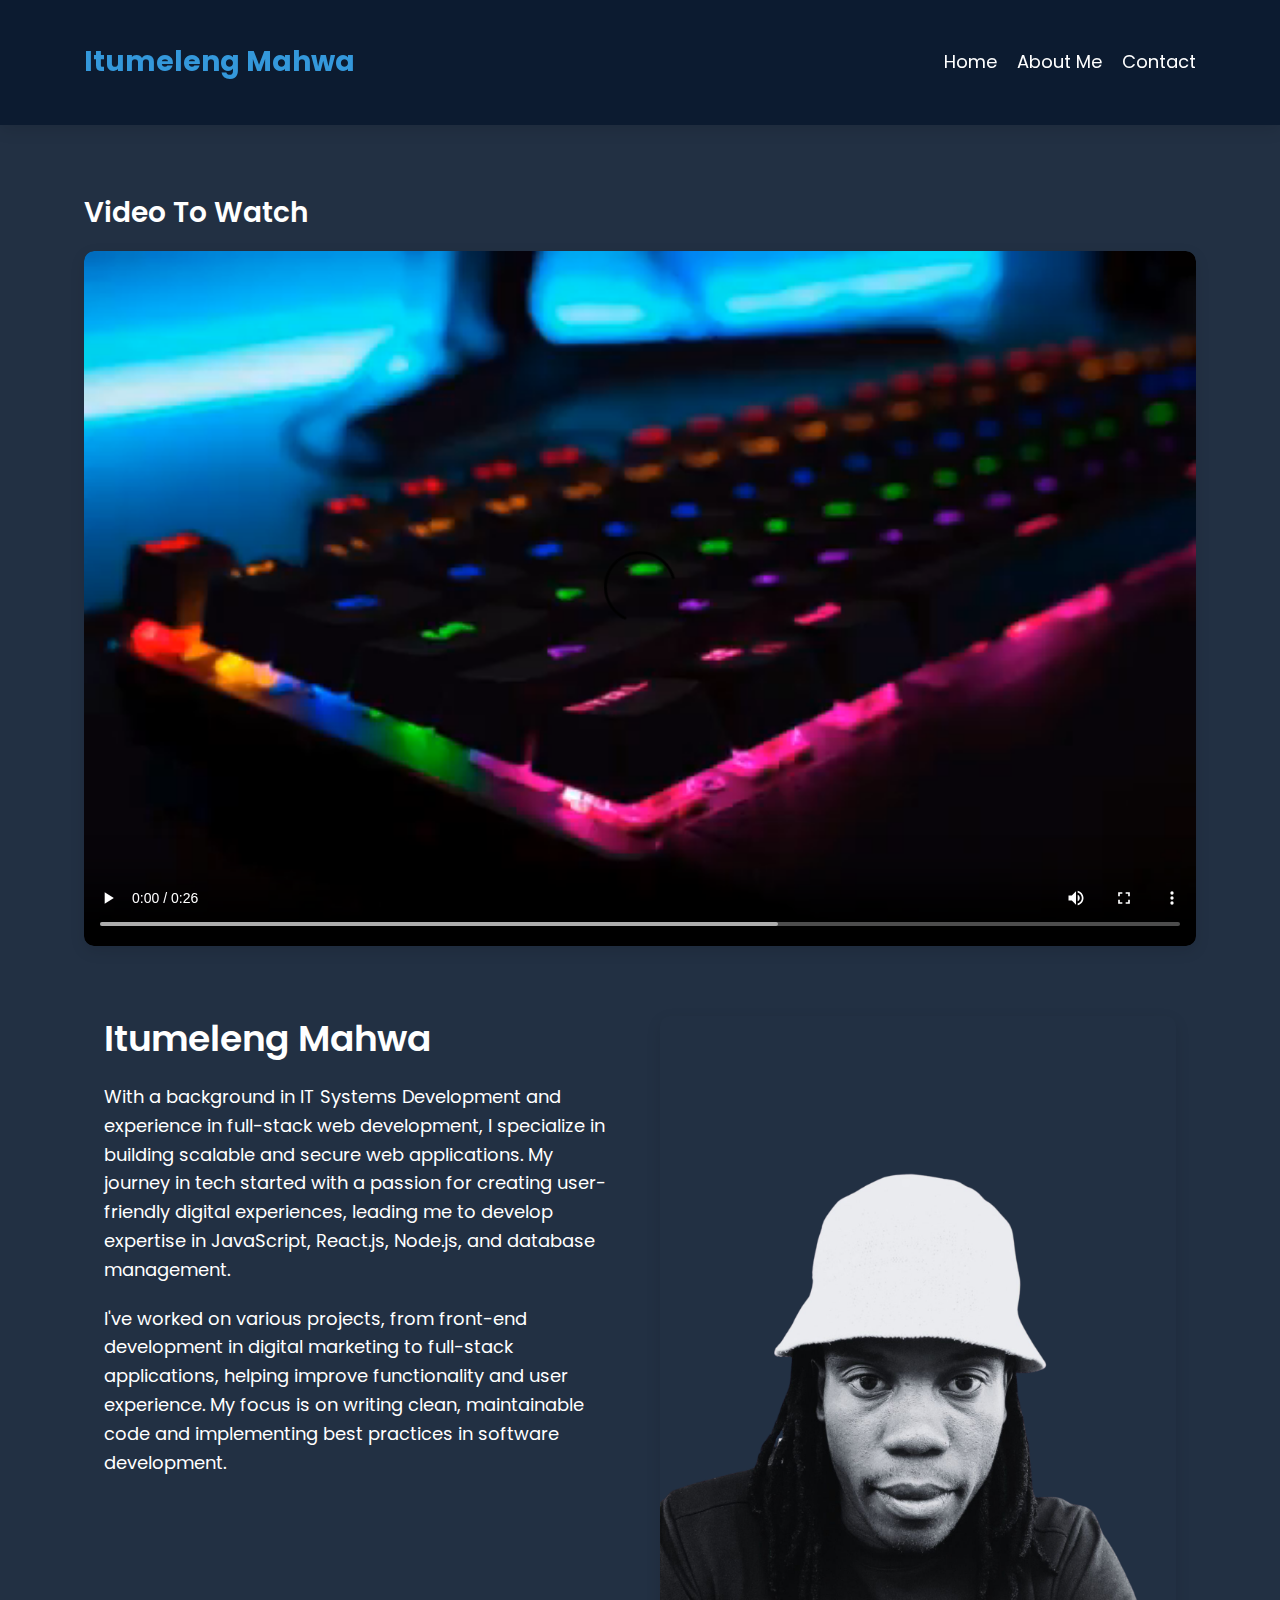
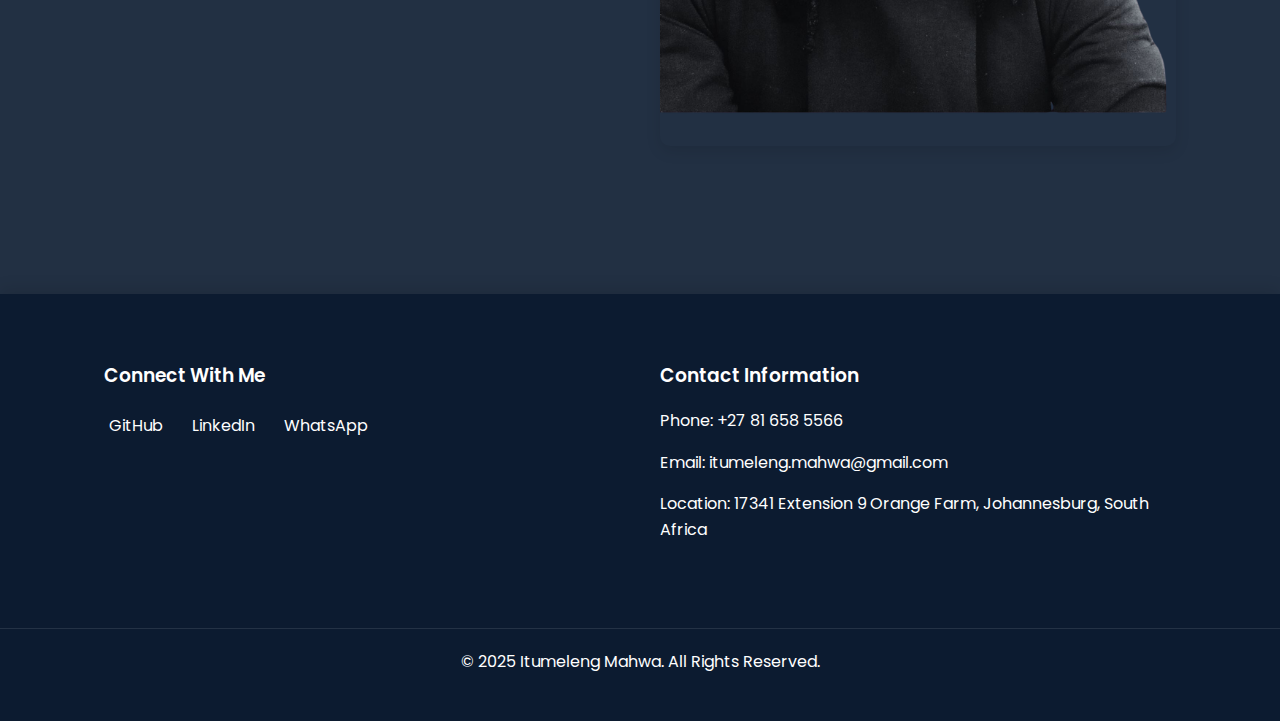
<file: index.html>
<!DOCTYPE html>
<html lang="en">
<head>
    <meta charset="UTF-8">
    <meta name="viewport" content="width=device-width, initial-scale=1.0">
    <title>Itumeleng Mahwa - Portfolio</title>
    <link rel="stylesheet" href="style.css">
    <link href="https://fonts.googleapis.com/css2?family=Poppins:wght@300;400;500;600;700&display=swap" rel="stylesheet">
</head>
<body>
    <header>
        <div class="container nav-container">
            <div class="logo"><span>Itumeleng Mahwa</span></div>
            <div class="hamburger">
                <span></span>
                <span></span>
                <span></span>
            </div>
            <nav>
                <ul>
                    <li><a href="index.html">Home</a></li>
                    <li><a href="about.html">About Me</a></li>
                    <li><a href="contact.html">Contact</a></li>
                </ul>
            </nav>
        </div>
    </header>

    <div class="container">
           <section class="video-section">
            <h2>Video To Watch</h2>
            <div class="video-container">
                <video width="100%" controls>
                    <source src="video/itu.mp4" type="video/mp4">
                </video>
            </div>
        </section>
        <section class="main-content">
            <div class="intro">
                <h1>Itumeleng Mahwa</h1>
                <p>With a background in IT Systems Development and experience in full-stack web development, I specialize in building scalable and secure web applications. My journey in tech started with a passion for creating user-friendly digital experiences, leading me to develop expertise in JavaScript, React.js, Node.js, and database management.</p>
                <p>I've worked on various projects, from front-end development in digital marketing to full-stack applications, helping improve functionality and user experience. My focus is on writing clean, maintainable code and implementing best practices in software development.</p>
            </div>
            <div class="profile-image">
                <img src="images/itu.png" alt="Itumeleng Mahwa">
            </div>
        </section>

     
    </div>

    <footer>
        <div class="container footer-content">
            <div class="social-links">
                <h3>Connect With Me</h3>
                <a href="https://github.com/Itumeleng1962" target="_blank">GitHub</a>
                <a href="https://www.linkedin.com/in/itumelengmahwa1/" target="_blank">LinkedIn</a>
                <a href="https://wa.me/27816585566" target="_blank">WhatsApp</a>
            </div>
            <div class="contact-info">
                <h3>Contact Information</h3>
                <p>Phone: +27 81 658 5566</p>
                <p>Email: itumeleng.mahwa@gmail.com</p>
                <p>Location: 17341 Extension 9 Orange Farm, Johannesburg, South Africa</p>
            </div>
        </div>
        <div class="copyright">
            <p>&copy; 2025 Itumeleng Mahwa. All Rights Reserved.</p>
        </div>
    </footer>

    <script src="script.js"></script>
</body>
</html>
</file>
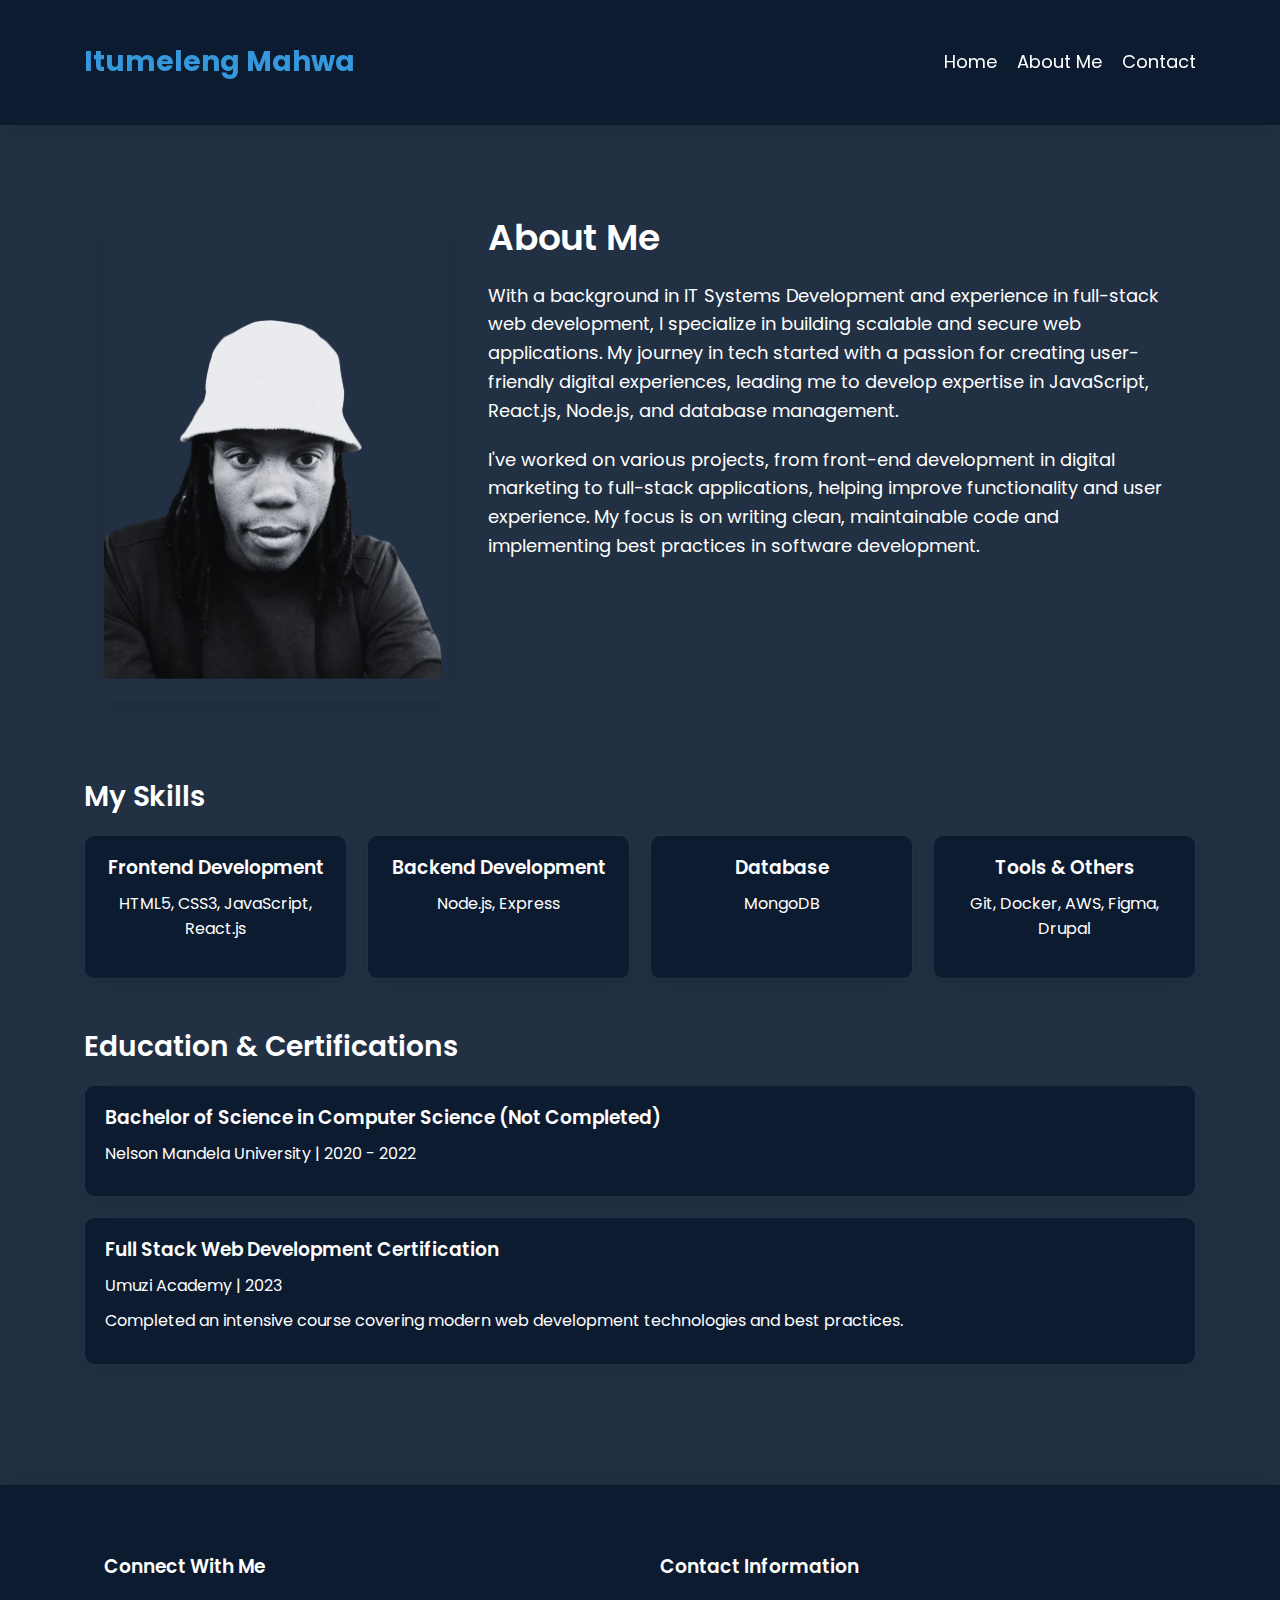
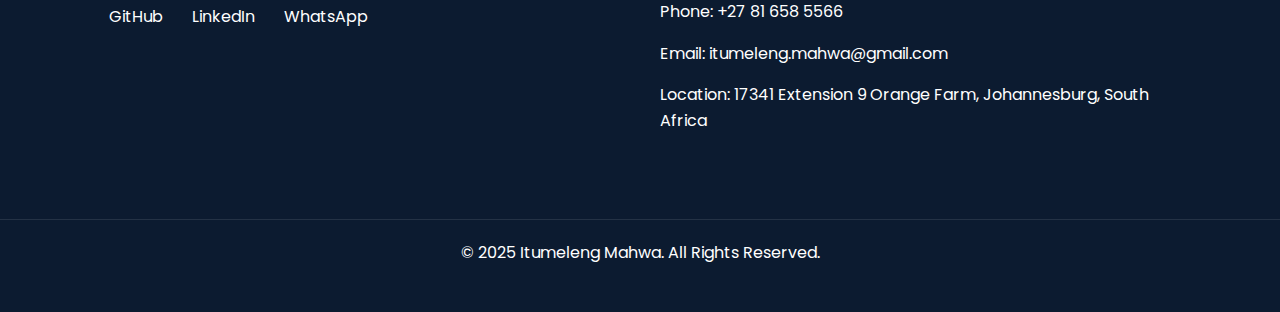
<file: about.html>
<!DOCTYPE html>
<html lang="en">
<head>
    <meta charset="UTF-8">
    <meta name="viewport" content="width=device-width, initial-scale=1.0">
    <title>About Me - Itumeleng Mahwa</title>
    <link rel="stylesheet" href="style.css">
    <link href="https://fonts.googleapis.com/css2?family=Poppins:wght@300;400;500;600;700&display=swap" rel="stylesheet">
</head>
<body>
    <header>
        <div class="container nav-container">
            <div class="logo"><span>Itumeleng Mahwa</span></div>
            <div class="hamburger">
                <span></span>
                <span></span>
                <span></span>
            </div>
            <nav>
                <ul>
                    <li><a href="index.html">Home</a></li>
                    <li><a href="about.html">About Me</a></li>
                    <li><a href="contact.html">Contact</a></li>
                </ul>
            </nav>
        </div>
    </header>

    <div class="container">
        <section class="about-section">
            <div class="about-image">
                <img src="images/itu.png" alt="Itumeleng Mahwa">
            </div>
            <div class="about-content">
                <h1>About Me</h1>
                <p>With a background in IT Systems Development and experience in full-stack web development, I specialize in building scalable and secure web applications. My journey in tech started with a passion for creating user-friendly digital experiences, leading me to develop expertise in JavaScript, React.js, Node.js, and database management.</p>
                <p>I've worked on various projects, from front-end development in digital marketing to full-stack applications, helping improve functionality and user experience. My focus is on writing clean, maintainable code and implementing best practices in software development.</p>
            </div>
        </section>

        <section class="skills-section">
            <h2>My Skills</h2>
            <div class="skills-container">
                <div class="skill">
                    <h3>Frontend Development</h3>
                    <p>HTML5, CSS3, JavaScript, React.js</p>
                </div>
                <div class="skill">
                    <h3>Backend Development</h3>
                    <p>Node.js, Express</p>
                </div>
                <div class="skill">
                    <h3>Database</h3>
                    <p>MongoDB</p>
                </div>
                <div class="skill">
                    <h3>Tools & Others</h3>
                    <p>Git, Docker, AWS, Figma, Drupal</p>
                </div>
            </div>
        </section>

        <section class="education-section">
            <h2>Education & Certifications</h2>
            <div class="education-item">
                <h3>Bachelor of Science in Computer Science (Not Completed)</h3>
                <p>Nelson Mandela University | 2020 - 2022</p>
            </div>
            <div class="education-item">
                <h3>Full Stack Web Development Certification</h3>
                <p>Umuzi Academy | 2023</p>
                <p>Completed an intensive course covering modern web development technologies and best practices.</p>
            </div>
        </section>
    </div>

    <footer>
        <div class="container footer-content">
            <div class="social-links">
                <h3>Connect With Me</h3>
                <a href="https://github.com/Itumeleng1962" target="_blank">GitHub</a>
                <a href="https://www.linkedin.com/in/itumelengmahwa1/" target="_blank">LinkedIn</a>
                <a href="https://wa.me/27816585566" target="_blank">WhatsApp</a>
            </div>
            <div class="contact-info">
                <h3>Contact Information</h3>
                <p>Phone: +27 81 658 5566</p>
                <p>Email: itumeleng.mahwa@gmail.com</p>
                <p>Location: 17341 Extension 9 Orange Farm, Johannesburg, South Africa</p>
            </div>
        </div>
        <div class="copyright">
            <p>&copy; 2025 Itumeleng Mahwa. All Rights Reserved.</p>
        </div>
    </footer>

    <script src="script.js"></script>
</body>
</html>
</file>
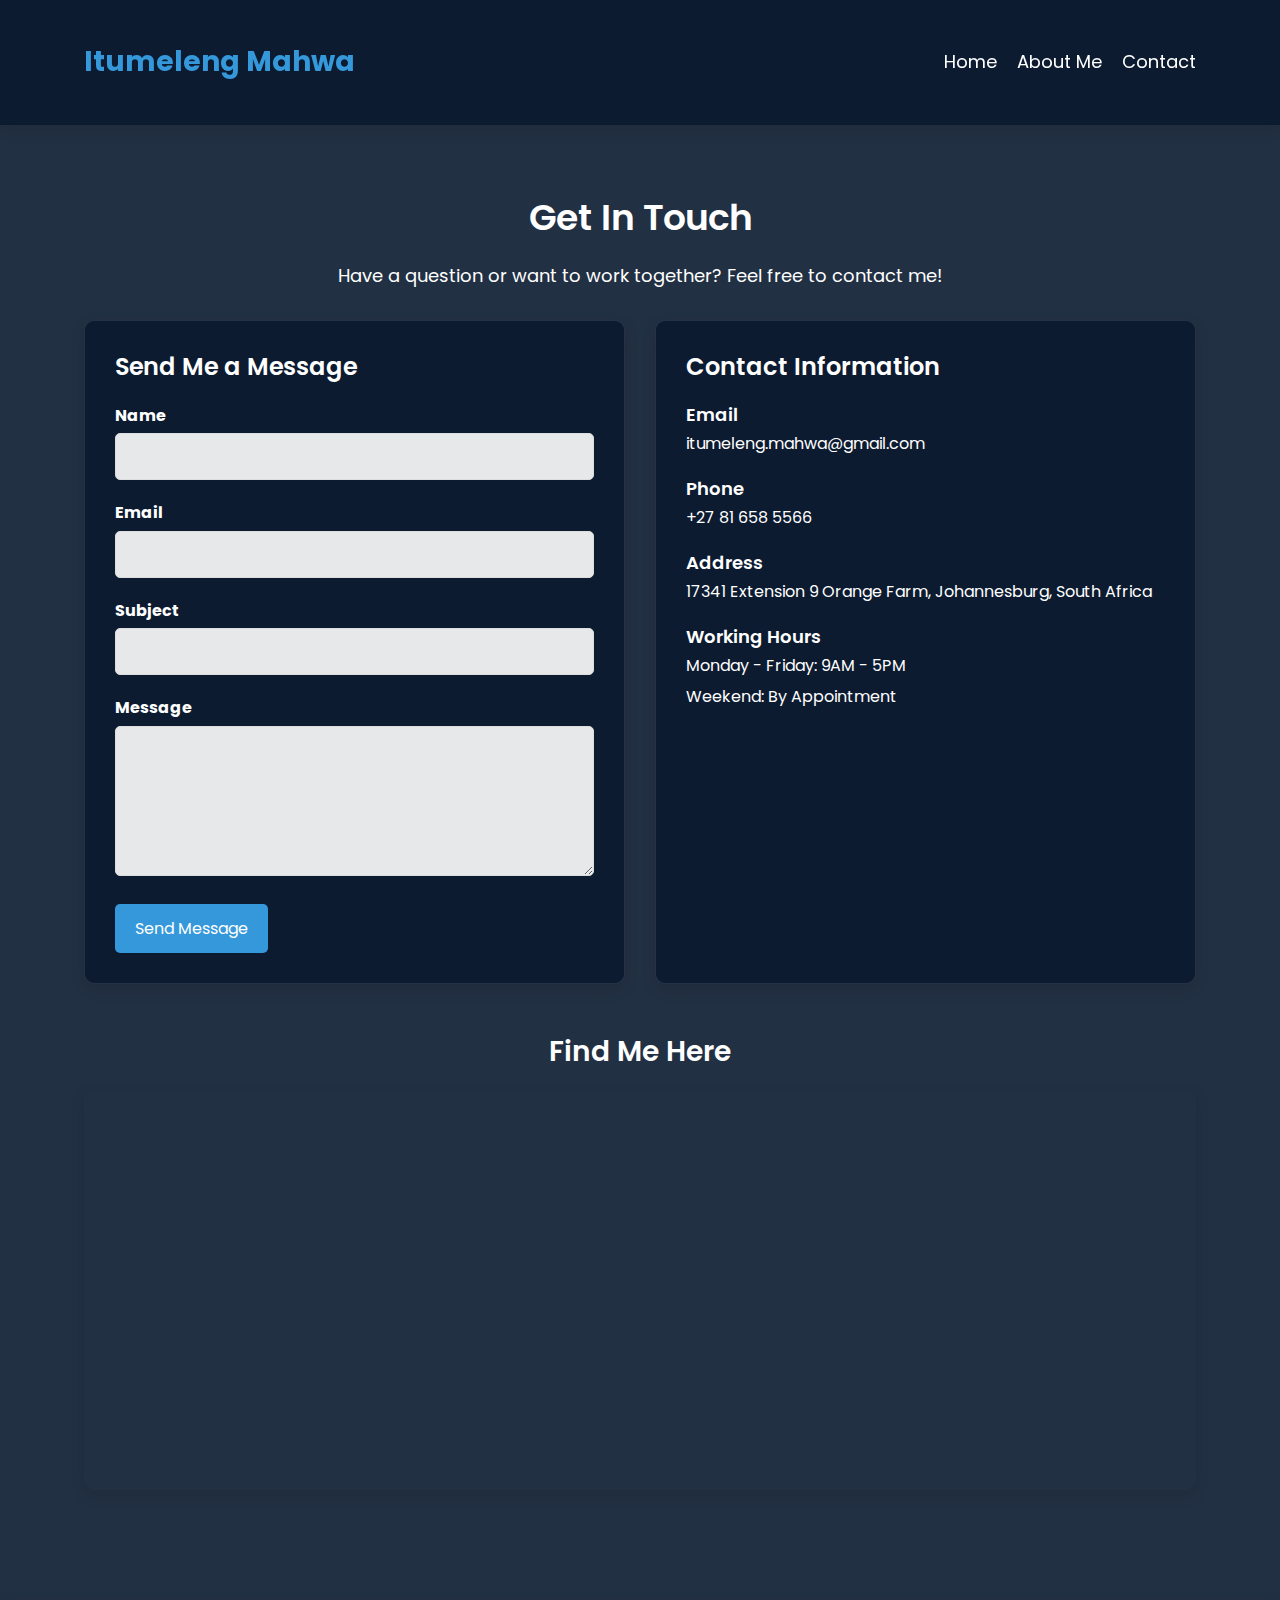
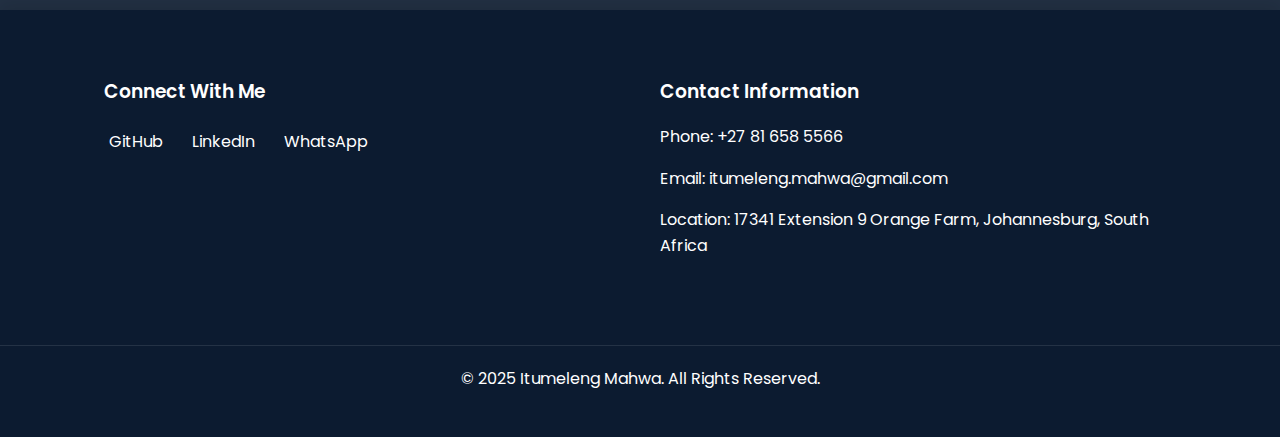
<file: contact.html>
<!DOCTYPE html>
<html lang="en">
<head>
    <meta charset="UTF-8">
    <meta name="viewport" content="width=device-width, initial-scale=1.0">
    <title>Contact Me - Itumeleng Mahwa</title>
    <link rel="stylesheet" href="style.css">
    <link href="https://fonts.googleapis.com/css2?family=Poppins:wght@300;400;500;600;700&display=swap" rel="stylesheet">
</head>
<body>
    <header>
        <div class="container nav-container">
            <div class="logo"><span>Itumeleng Mahwa</span></div>
            <div class="hamburger">
                <span></span>
                <span></span>
                <span></span>
            </div>
            <nav>
                <ul>
                    <li><a href="index.html">Home</a></li>
                    <li><a href="about.html">About Me</a></li>
                    <li><a href="contact.html">Contact</a></li>
                </ul>
            </nav>
        </div>
    </header>

    <div class="container">
        <section class="contact-section">
            <h1>Get In Touch</h1>
            <p>Have a question or want to work together? Feel free to contact me!</p>
            
            <div class="contact-container">
                <div class="contact-form">
                    <h2>Send Me a Message</h2>
                    <form>
                        <div class="form-group">
                            <label for="name">Name</label>
                            <input type="text" id="name" name="name" required>
                        </div>
                        <div class="form-group">
                            <label for="email">Email</label>
                            <input type="email" id="email" name="email" required>
                        </div>
                        <div class="form-group">
                            <label for="subject">Subject</label>
                            <input type="text" id="subject" name="subject" required>
                        </div>
                        <div class="form-group">
                            <label for="message">Message</label>
                            <textarea id="message" name="message" required></textarea>
                        </div>
                        <button type="submit">Send Message</button>
                    </form>
                </div>
                
                <div class="contact-info-card">
                    <h2>Contact Information</h2>
                    <div class="info-item">
                        <h3>Email</h3>
                        <p>itumeleng.mahwa@gmail.com</p>
                    </div>
                    <div class="info-item">
                        <h3>Phone</h3>
                        <p>+27 81 658 5566</p>
                    </div>
                    <div class="info-item">
                        <h3>Address</h3>
                        <p>17341 Extension 9 Orange Farm, Johannesburg, South Africa</p>
                    </div>
                    <div class="info-item">
                        <h3>Working Hours</h3>
                        <p>Monday - Friday: 9AM - 5PM</p>
                        <p>Weekend: By Appointment</p>
                    </div>
                </div>
            </div>
        </section>
        
        <section class="map-section">
            <h2>Find Me Here</h2>
            <div class="map-container">
                <iframe src="https://www.google.com/maps/embed?pb=!1m18!1m12!1m3!1d57225.20780326195!2d27.89102699132108!3d-26.450777741506762!2m3!1f0!2f0!3f0!3m2!1i1024!2i768!4f13.1!3m3!1m2!1s0x1e95ab178daa65d1%3A0xb125f7b60163e674!2sOrange%20Farm%2C%201805!5e0!3m2!1sen!2sza!4v1712061962613!5m2!1sen!2sza" width="600" height="450" style="border:0;" allowfullscreen="" loading="lazy" referrerpolicy="no-referrer-when-downgrade"></iframe>
            </div>
        </section>
    </div>

    <footer>
        <div class="container footer-content">
            <div class="social-links">
                <h3>Connect With Me</h3>
                <a href="https://github.com/Itumeleng1962" target="_blank">GitHub</a>
                <a href="https://www.linkedin.com/in/itumelengmahwa1/" target="_blank">LinkedIn</a>
                <a href="https://wa.me/27816585566" target="_blank">WhatsApp</a>
            </div>
            <div class="contact-info">
                <h3>Contact Information</h3>
                <p>Phone: +27 81 658 5566</p>
                <p>Email: itumeleng.mahwa@gmail.com</p>
                <p>Location: 17341 Extension 9 Orange Farm, Johannesburg, South Africa</p>
            </div>
        </div>
        <div class="copyright">
            <p>&copy; 2025 Itumeleng Mahwa. All Rights Reserved.</p>
        </div>
    </footer>

    <script src="script.js"></script>
</body>
</html>
</file>
<file: style.css>
/* Global Styles */
* {
    margin: 0;
    padding: 0;
    box-sizing: border-box;
    font-family: 'Poppins', Arial, sans-serif;
}

:root {
    --primary-color: rgba(10, 25, 47, 0.9);
    --secondary-color: #3498db;
    --text-color: #ffffff;
    --shadow: 0 5px 15px rgba(0, 0, 0, 0.1);
    --transition: all 0.3s ease;
}

body {
    background-color: var(--primary-color);
    color: var(--text-color);
    line-height: 1.6;
    overflow-x: hidden;
}

.container {
    width: 90%;
    max-width: 1200px;
    margin: 0 auto;
    padding: 20px;
}

/* Typography */
h1, h2, h3, h4, h5, h6 {
    margin-bottom: 1rem;
    font-weight: 600;
    line-height: 1.3;
}

p {
    margin-bottom: 1rem;
}

a {
    color: var(--text-color);
    text-decoration: none;
    transition: var(--transition);
}

a:hover {
    color: var(--secondary-color);
}

/* Header and Navigation */
header {
    background-color: var(--primary-color);
    color: var(--text-color);
    padding: 20px 0;
    position: sticky;
    top: 0;
    z-index: 100;
    box-shadow: var(--shadow);
}

.nav-container {
    display: flex;
    justify-content: space-between;
    align-items: center;
}

.logo {
    font-size: 28px;
    font-weight: bold;
}

.logo span {
    color: var(--secondary-color);
}

nav ul {
    display: flex;
    list-style: none;
}

nav ul li {
    margin-left: 20px;
}

nav ul li a {
    color: var(--text-color);
    font-size: 18px;
    transition: var(--transition);
}

nav ul li a:hover {
    color: var(--secondary-color);
}

/* Mobile Menu (Hamburger) */
.hamburger {
    display: none;
    flex-direction: column;
    justify-content: space-between;
    width: 30px;
    height: 21px;
    cursor: pointer;
}

.hamburger span {
    display: block;
    height: 3px;
    width: 100%;
    background-color: var(--text-color);
    border-radius: 3px;
    transition: var(--transition);
}

/* Main Content Sections */
.main-content {
    display: flex;
    flex-wrap: wrap;
    justify-content: space-between;
    margin: 50px 0;
}

.profile-image {
    flex: 1;
    min-width: 300px;
    padding: 20px;
}

.profile-image img {
    width: 100%;
    border-radius: 10px;
    box-shadow: var(--shadow);
    transition: var(--transition);
}

.profile-image img:hover {
    transform: scale(1.02);
}

.intro {
    flex: 1;
    min-width: 300px;
    padding: 20px;
}

.intro h1 {
    font-size: 36px;
    margin-bottom: 20px;
    color: var(--text-color);
}

.intro p {
    font-size: 18px;
    margin-bottom: 20px;
}

/* Video Section */
.video-section {
    margin: 50px 0;
}

.video-section h2 {
    font-size: 28px;
    margin-bottom: 20px;
    color: var(--text-color);
}

.video-container {
    position: relative;
    width: 100%;
    border-radius: 10px;
    overflow: hidden;
    box-shadow: var(--shadow);
}

.video-container video {
    display: block;
    width: 100%;
    border-radius: 10px;
}

/* About Section */
.about-section {
    display: flex;
    flex-wrap: wrap;
    justify-content: space-between;
    margin: 50px 0;
}

.about-image {
    flex: 1;
    min-width: 300px;
    padding: 20px;
}

.about-image img {
    width: 100%;
    border-radius: 10px;
    box-shadow: var(--shadow);
    transition: var(--transition);
}

.about-image img:hover {
    transform: scale(1.02);
}

.about-content {
    flex: 2;
    min-width: 300px;
    padding: 20px;
}

.about-content h1 {
    font-size: 36px;
    margin-bottom: 20px;
    color: var(--text-color);
}

.about-content p {
    font-size: 18px;
    margin-bottom: 20px;
}

/* Skills Section */
.skills-section {
    margin: 50px 0;
}

.skills-section h2 {
    font-size: 28px;
    margin-bottom: 20px;
    color: var(--text-color);
}

.skills-container {
    display: flex;
    flex-wrap: wrap;
    gap: 20px;
}

.skill {
    background-color: var(--primary-color);
    padding: 20px;
    border-radius: 10px;
    box-shadow: var(--shadow);
    flex: 1;
    min-width: 200px;
    text-align: center;
    transition: var(--transition);
    border: 1px solid rgba(255, 255, 255, 0.1);
}

.skill:hover {
    transform: translateY(-5px);
    box-shadow: 0 10px 20px rgba(0, 0, 0, 0.2);
    border: 1px solid var(--secondary-color);
}

.skill h3 {
    margin-bottom: 10px;
    color: var(--text-color);
}

/* Education Section */
.education-section {
    margin: 50px 0;
}

.education-section h2 {
    font-size: 28px;
    margin-bottom: 20px;
    color: var(--text-color);
}

.education-item {
    background-color: var(--primary-color);
    padding: 20px;
    border-radius: 10px;
    box-shadow: var(--shadow);
    margin-bottom: 20px;
    transition: var(--transition);
    border: 1px solid rgba(255, 255, 255, 0.1);
}

.education-item:hover {
    transform: translateY(-5px);
    box-shadow: 0 10px 20px rgba(0, 0, 0, 0.2);
    border: 1px solid var(--secondary-color);
}

.education-item h3 {
    margin-bottom: 10px;
    color: var(--text-color);
}

.education-item p {
    margin-bottom: 10px;
}

/* Contact Section */
.contact-section {
    margin: 50px 0;
}

.contact-section h1 {
    font-size: 36px;
    margin-bottom: 20px;
    color: var(--text-color);
    text-align: center;
}

.contact-section p {
    font-size: 18px;
    margin-bottom: 30px;
    text-align: center;
}

.contact-container {
    display: flex;
    flex-wrap: wrap;
    justify-content: space-between;
    gap: 30px;
}

.contact-form {
    flex: 1;
    min-width: 300px;
    background-color: var(--primary-color);
    padding: 30px;
    border-radius: 10px;
    box-shadow: var(--shadow);
    border: 1px solid rgba(255, 255, 255, 0.1);
}

.contact-form h2 {
    font-size: 24px;
    margin-bottom: 20px;
    color: var(--text-color);
}

.form-group {
    margin-bottom: 20px;
}

.form-group label {
    display: block;
    margin-bottom: 5px;
    font-weight: bold;
}

.form-group input, 
.form-group textarea {
    width: 100%;
    padding: 10px;
    border: 1px solid #ddd;
    border-radius: 5px;
    font-size: 16px;
    background-color: rgba(255, 255, 255, 0.9);
    transition: var(--transition);
}

.form-group input:focus, 
.form-group textarea:focus {
    outline: none;
    border-color: var(--secondary-color);
    box-shadow: 0 0 0 2px rgba(52, 152, 219, 0.3);
}

.form-group textarea {
    height: 150px;
    resize: vertical;
}

button {
    background-color: var(--secondary-color);
    color: white;
    border: none;
    padding: 12px 20px;
    border-radius: 5px;
    cursor: pointer;
    font-size: 16px;
    transition: var(--transition);
}

button:hover {
    background-color: #2980b9;
    transform: translateY(-2px);
}

.contact-info-card {
    flex: 1;
    min-width: 300px;
    background-color: var(--primary-color);
    padding: 30px;
    border-radius: 10px;
    box-shadow: var(--shadow);
    border: 1px solid rgba(255, 255, 255, 0.1);
}

.contact-info-card h2 {
    font-size: 24px;
    margin-bottom: 20px;
    color: var(--text-color);
}

.info-item {
    margin-bottom: 20px;
}

.info-item h3 {
    font-size: 18px;
    margin-bottom: 5px;
    color: var(--text-color);
}

.info-item p {
    font-size: 16px;
    text-align: left;
    margin-bottom: 5px;
}

/* Map Section */
.map-section {
    margin: 50px 0;
}

.map-section h2 {
    font-size: 28px;
    margin-bottom: 20px;
    color: var(--text-color);
    text-align: center;
}

.map-container {
    width: 100%;
    height: 400px;
    border-radius: 10px;
    overflow: hidden;
    box-shadow: var(--shadow);
}

.map-container iframe {
    width: 100%;
    height: 100%;
    border: none;
}

/* Footer */
footer {
    background-color: var(--primary-color);
    color: var(--text-color);
    padding: 30px 0;
    margin-top: 50px;
    box-shadow: 0 -5px 15px rgba(0, 0, 0, 0.1);
}

.footer-content {
    display: flex;
    flex-wrap: wrap;
    justify-content: space-between;
}

.social-links {
    flex: 1;
    min-width: 300px;
    padding: 20px;
}

.social-links h3 {
    margin-bottom: 20px;
}

.social-links a {
    color: var(--text-color);
    margin-right: 15px;
    text-decoration: none;
    display: inline-block;
    transition: var(--transition);
    padding: 5px;
}

.social-links a:hover {
    color: var(--secondary-color);
    transform: translateY(-3px);
}

.contact-info {
    flex: 1;
    min-width: 300px;
    padding: 20px;
}

.contact-info h3 {
    margin-bottom: 20px;
}

.copyright {
    text-align: center;
    margin-top: 30px;
    padding-top: 20px;
    border-top: 1px solid rgba(255, 255, 255, 0.1);
}

/* Smooth Scrolling */
html {
    scroll-behavior: smooth;
}

/* Media Queries for Responsiveness */
@media screen and (max-width: 768px) {
    /* Header and Navigation */
    .hamburger {
        display: flex;
        z-index: 200;
    }
    
    nav ul {
        position: fixed;
        top: 0;
        right: -100%;
        height: 100vh;
        width: 70%;
        background-color: var(--primary-color);
        flex-direction: column;
        justify-content: center;
        align-items: center;
        transition: var(--transition);
        box-shadow: -5px 0 15px rgba(0, 0, 0, 0.2);
    }
    
    nav ul.active {
        right: 0;
    }
    
    nav ul li {
        margin: 15px 0;
    }
    
    nav ul li a {
        font-size: 20px;
    }
    
    /* Hamburger Animation */
    .hamburger.active span:nth-child(1) {
        transform: translateY(9px) rotate(45deg);
    }
    
    .hamburger.active span:nth-child(2) {
        opacity: 0;
    }
    
    .hamburger.active span:nth-child(3) {
        transform: translateY(-9px) rotate(-45deg);
    }
    
    /* Content Layout */
    .main-content, .about-section {
        flex-direction: column;
    }
    
    .intro, .about-content {
        order: 1;
    }
    
    .profile-image, .about-image {
        order: 2;
    }
    
    /* Skills and Education */
    .skills-container {
        flex-direction: column;
    }
    
    .skill {
        min-width: 100%;
        margin-bottom: 15px;
    }
}

@media screen and (max-width: 480px) {
    .container {
        width: 95%;
        padding: 10px;
    }
    
    h1 {
        font-size: 28px;
    }
    
    h2 {
        font-size: 24px;
    }
    
    .contact-form, .contact-info-card {
        padding: 20px;
    }
    
    .social-links, .contact-info {
        min-width: 100%;
    }
    
    .intro p, .about-content p {
        font-size: 16px;
    }
}
</file>
